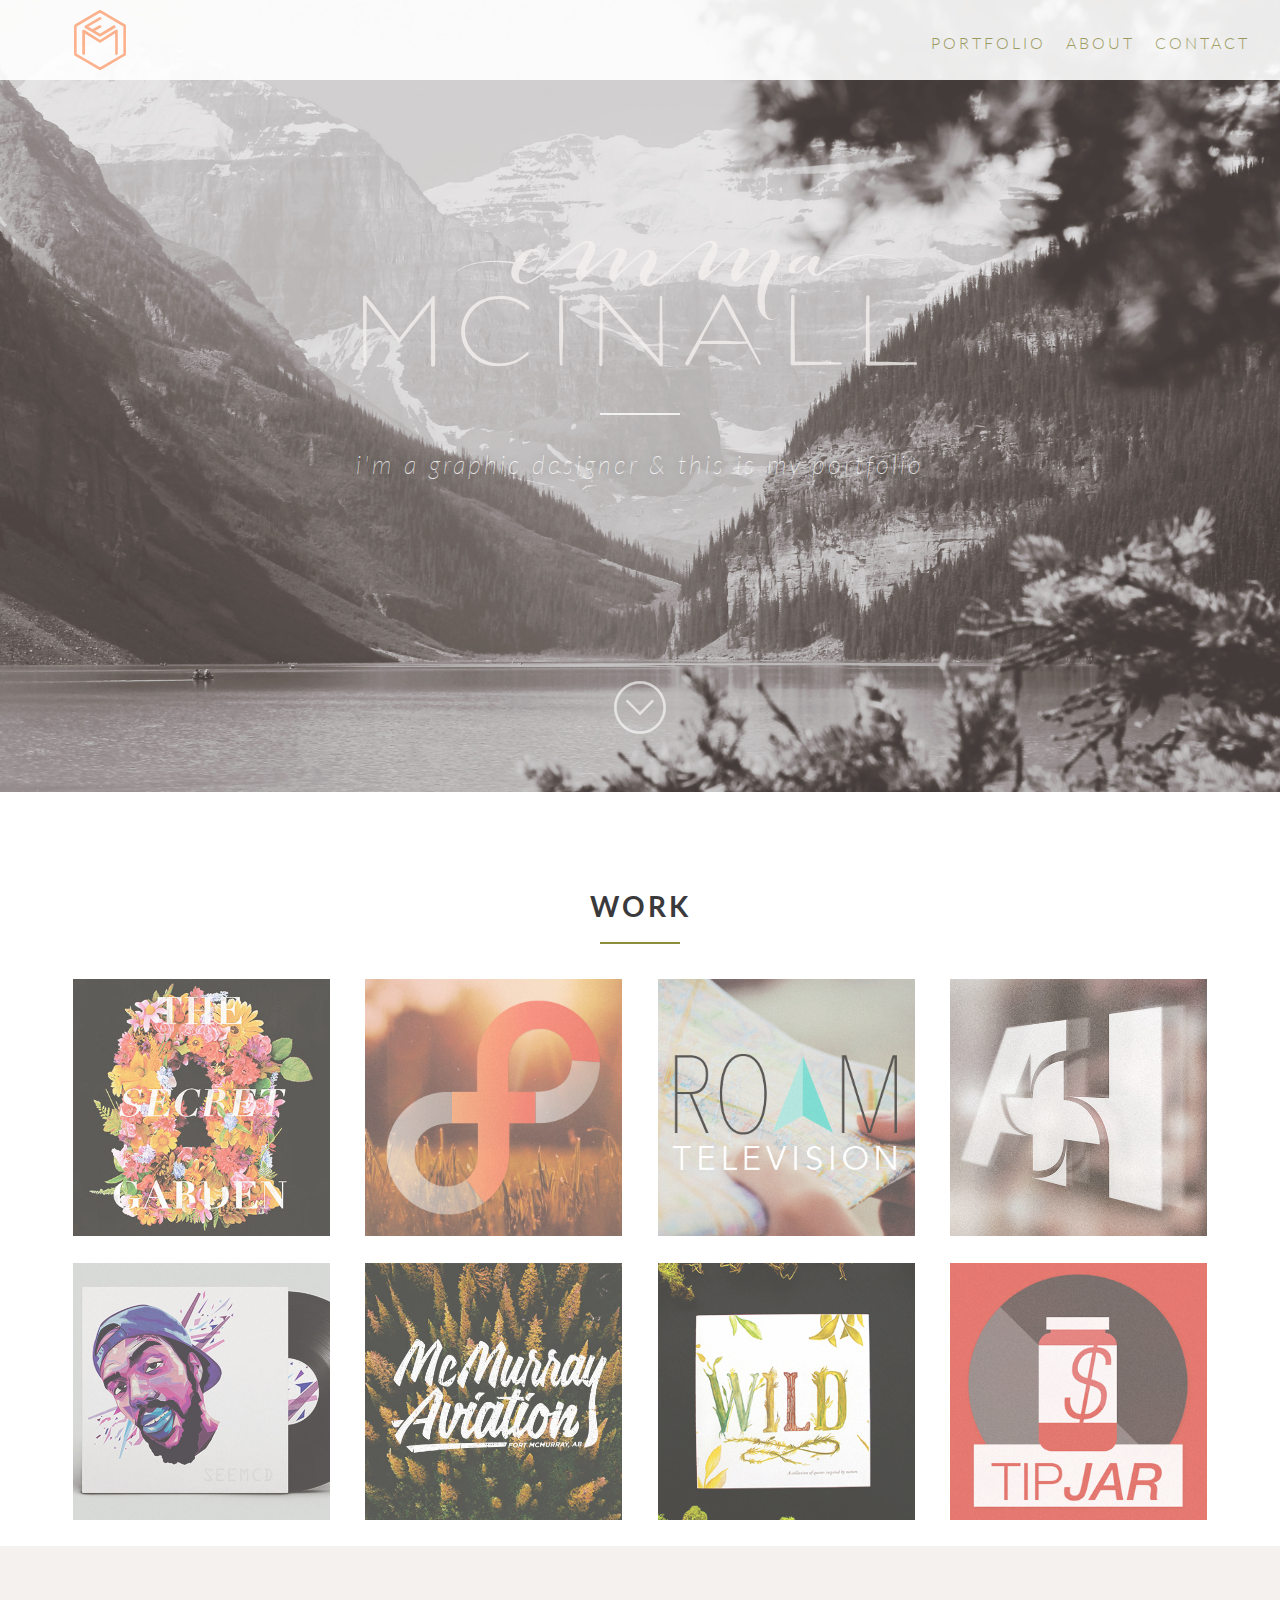
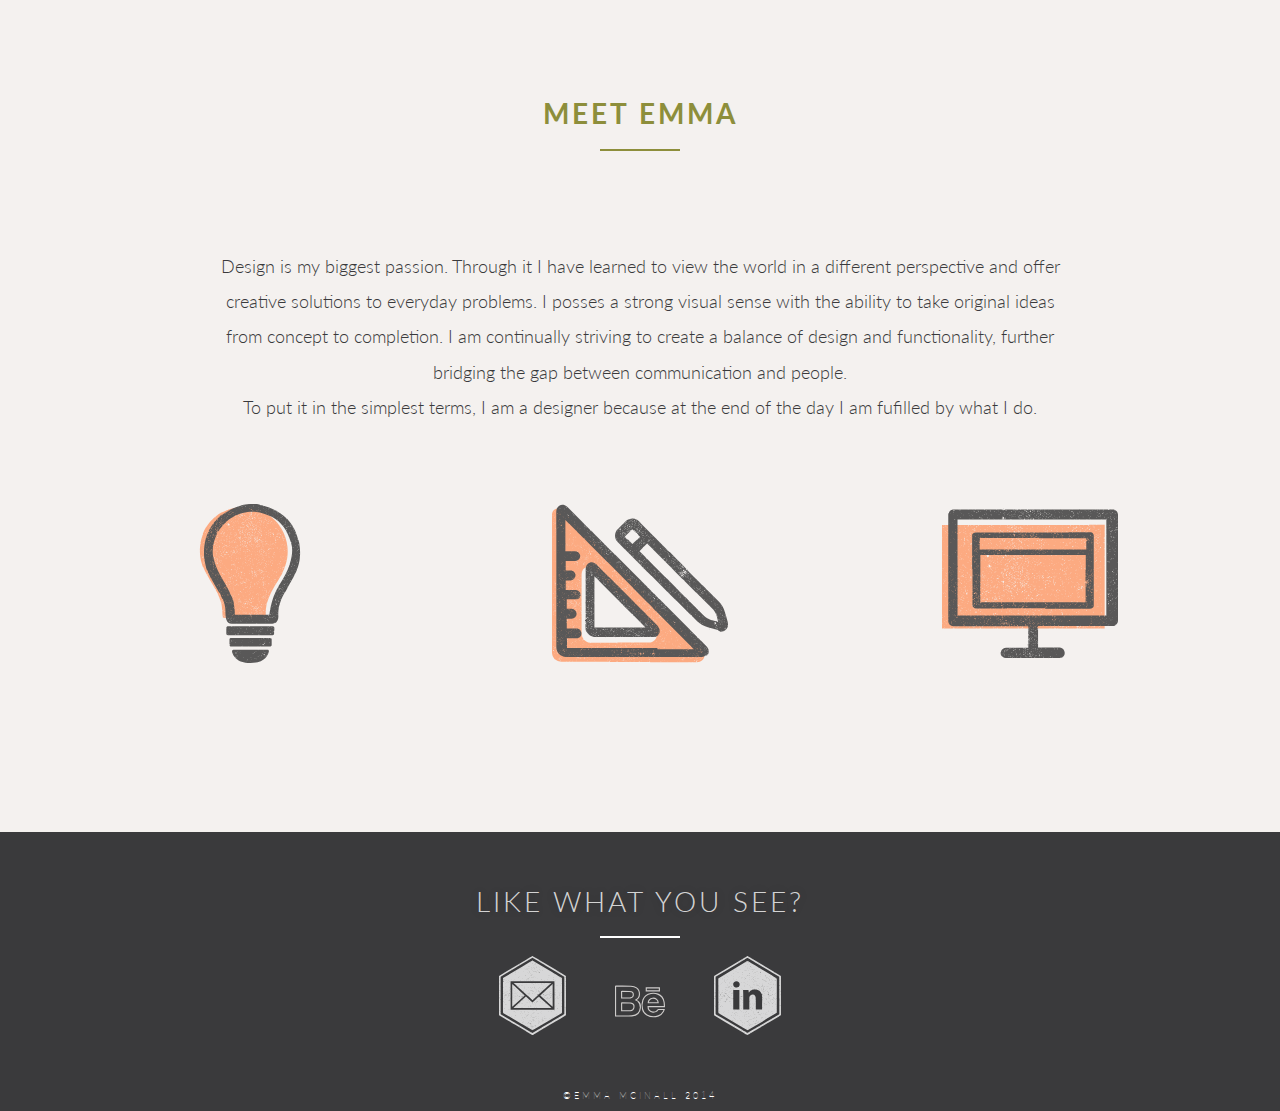
<file: index.html>
<!DOCTYPE html>
<html lang="en-ca">
<head>
	<meta charset="utf-8">
	<meta name="handheldfriendly" content="true">
  	<meta name="mobileoptimized" content="240">
 	<meta name="viewport" content="width=device-width,initial-scale=1">

	<title>Emma McInall · Graphic Design · Ottawa, Ontario, Canada</title>
	<!-- META DATA -->
	<meta name="description" content="Emma McInall Graphic Design">
	<meta name="keywords" content="Emma McInall, Graphic Designer in Ottawa Ontario">
	<meta name="author" content="Emma McInall">
	<meta name="copyright" content="Copyright 2014 Emma McInall">
	<meta name="ICBM" content="40.77914, -73.96277">
	<link rel="author" href="humans.txt">
	<meta property="og:type" content="article">
	<meta property="og:title" content="Emma McInall · Graphic Design · Ottawa, Ontario, Canada">
	<meta property="og:description" content="Emma McInall, Graphic Designer in Ottawa Ontario">
	<meta property="og:site_name" content="Emma McInall">
	<meta property="og:url" content="http://emmamcinall.ca">
	<!-- you can have 5 different images. If you do, Facebook will create an image layout -->
	<meta property="og:image" content="http://emmamcinall.ca/img/furever-thumbnail.jpg">
	<meta property="og:image" content="http://emmamcinall.ca/img/algonquinanimalhospital-thumbnail.jpg">
	<meta property="og:image" content="http://emmamcinall.ca/img/roamtelevision-thumbnail.jpg">
	<meta property="og:image" content="http://emmamcinall.ca/img/thesecretgarden-thumbnail.jpg">
	<!-- Twitter meta tages -->
	<meta name="twitter:card" content="gallery">
	<meta name="twitter:title" content="Emma McInall · Graphic Design · Ottawa, Ontario, Canada">
	<meta name="twitter:url" content="http://emmamcinall.ca">
	<meta name="twitter:description" content="Emma McInall, Graphic Designer in Ottawa Ontario">
	<meta name="twitter:image0" content="http://emmamcinall.ca/img/furever-thumbnail.jpg">
	<meta name="twitter:image1" content="http://emmamcinall.ca/img/algonquinanimalhospital-thumbnail.jpg">
	<meta name="twitter:image2" content="http://emmamcinall.ca/img/roamtelevision-thumbnail.jpg">
	<meta name="twitter:image3" content="http://emmamcinall.ca/img/thesecretgarden-thumbnail.jpg">
	<!-- STYLESHEETS -->
	<link href="css/reset.css" rel="stylesheet">
	<link href="css/grid.css" rel="stylesheet">
	<link href="css/typography.css" rel="stylesheet">
	<link href="css/main.css" rel="stylesheet">
	<link rel="stylesheet" href="flexslider/flexslider.css" type="text/css">
	<link href='http://fonts.googleapis.com/css?family=Lato:100,300,400,700,100italic,300italic,400italic,700italic' rel='stylesheet' type='text/css'>
</head>
	<body id="top">
		<!-- HEADER -->
		<header>

			<a href="#top" id="logo"></a>

			<nav class="milli">
				<a href="#" id="menu-icon"></a>

				<ul>
					<li><a href="#work" class="smoothScroll">PORTFOLIO</a></li>
					<li><a href="#about" class="smoothScroll">ABOUT</a></li>
					<li><a href="#footer" class="smoothScroll">CONTACT</a></li>

				</ul>
			</nav>
		</header>
		<!-- END - HEADER -->

		<!-- INTRO (PARALLAX) -->
		<section class="intro" id="intro">
		    <section class="module parallax parallax-1">
			  <div class="container">
			    <img class="img-flex" src="img/parallax-logo.svg" alt="Emma McInall Logo">
			    <span class="intro-border"></span>
			    <h3>i'm a graphic designer & this is my portfolio</h3>
			    <a href="#work" class="arrow smoothScroll">
			    	<img src="img/arrow.svg" alt="down arrow">
			    </a>
			  </div>
			</section>
		</section>
		<!-- END - INTRO -->

		<!-- WORK SECTION -->
		<section class="work" id="work">
			<h2 class="work-title">WORK</h2>
			<span class="work-border"></span>

			<!-- WORK THUMBNAILS-->
				<div class="work-grid" id="portfolio">
					<div class="unit unit-s-1-2 unit-m-1-2 unit-l-1-4 gutter">
						<a href="#portfolio1" class="smoothScroll">
							<figure class="graphic">
								<img class="img-flex" src="img/thesecretgarden-thumbnail.jpg" alt="The Secret Garden Movie Poster">
								<figcaption>The Secret Garden</figcaption>
							</figure>
						</a>
					</div>

					<div class="unit unit-s-1-2 unit-m-1-2 unit-l-1-4 gutter">
						<a href="#portfolio2" class="smoothScroll">
							<figure class="graphic">
								<img class="portfolio-img" src="img/furever-thumbnail.jpg" alt="Furevr iOS App">
								<figcaption>Furevr</figcaption>
							</figure>
						</a>
					</div>

					<div class="unit unit-s-1-2 unit-m-1-2 unit-l-1-4 gutter">
						<a href="#portfolio3" class="smoothScroll">
							<figure class="graphic">
								<img class="portfolio-img" src="img/roamtelevision-thumbnail.jpg" alt="Roam Television Broadcast Package">
								<figcaption>Roam TV</figcaption>
							</figure>
						</a>
					</div>

					<div class="unit unit-s-1-2 unit-m-1-2 unit-l-1-4 gutter">
						<a href="#portfolio4" class="smoothScroll">
							<figure class="graphic">
								<img class="portfolio-img" src="img/algonquinanimalhospital-thumbnail.jpg" alt="Algonquin Animal Hospital Logo">
								<figcaption>Algonquin Vet</figcaption>
							</figure>
						</a>
					</div>

					<div class="unit unit-s-1-2 unit-m-1-2 unit-l-1-4 gutter">
						<a href="#portfolio5" class="smoothScroll">
							<figure class="graphic">
								<img class="portfolio-img" src="img/artiststudy-thumbnail.jpg" alt="Artist Study Illustration">
								<figcaption>Artist Study</figcaption>
							</figure>
						</a>
					</div>

					<div class="unit unit-s-1-2 unit-m-1-2 unit-l-1-4 gutter">
						<a href="#portfolio6" class="smoothScroll">
							<figure class="graphic">
								<img class="portfolio-img" src="img/mcmurrayaviation-thumbnail.jpg" alt="McMurray Aviation Logo">
								<figcaption>McMurray Aviation</figcaption>
							</figure>
						</a>
					</div>

					<div class="unit unit-s-1-2 unit-m-1-2 unit-l-1-4 gutter">
						<a href="#portfolio7" class="smoothScroll">
							<figure class="graphic">
								<img class="portfolio-img" src="img/wild-thumbnail.jpg" alt="Wild Quote Book">
								<figcaption>Wild</figcaption>
							</figure>
						</a>
					</div>

					<div class="unit unit-s-1-2 unit-m-1-2 unit-l-1-4 gutter">
						<a href="#portfolio8" class="smoothScroll">
							<figure class="graphic">
								<img class="portfolio-img" src="img/tipjar-thumbnail.jpg" alt="Tip Jar iOS App">
								<figcaption>TipJar</figcaption>
							</figure>
						</a>
					</div>
				</div>
			</section>
			<!-- END - WORK THUMBNAILS -->

			<!--  WORK DETAILS-->
				<div class="portfolio-wrapper" id="portfolio1" data-state="close">
						<div class="slider-wrap">
							<div class="flexslider">
							  <ul class="slides">
								<li>
									<img src="img/work-img/thesecretgarden-slide1.jpg" alt="The Secret Garden Movie Poster">
								</li>
								<li>
									<img src="img/work-img/thesecretgarden-slide2.jpg" alt="The Secret Garden Movie Poster">
								</li>
								<li>
									<img src="img/work-img/thesecretgarden-slide3.jpg" alt="The Secret Garden Movie Poster">
								</li>
								<li>
									<img src="img/work-img/thesecretgarden-slide4.jpg" alt="The Secret Garden Movie Poster">
								</li>
							  </ul>
							</div>
						</div>
					<div class="portfolio-description">
						<h2 class="portfolio-title">The Secret Garden</h2>
						<p>The goal of this poster was to choose a film and strip down the over arching concept, creating a movie poster using a minimalist approach. I wanted to step away from the computer and build the poster by hand. Using florists' foam, I layered flowers to create the desired texture.</p>
						<a href="#work" class="close smoothScroll">
					    	<img src="img/btn-close.svg" alt="close">
					    </a>
					</div>
				</div>

				<div class="portfolio-wrapper" id="portfolio2" data-state="close">
						<div class="slider-wrap">
							<div class="flexslider">
							  <ul class="slides">
								<li>
									<img src="img/work-img/furevr-slide1.jpg" alt="Furevr iOS App">
								</li>
								<li>
									<img src="img/work-img/furevr-slide2.jpg" alt="Furevr iOS App">
								</li>
								<li>
									<img src="img/work-img/furevr-slide3.jpg" alt="Furevr iOS App">
								</li>
								<li>
									<img src="img/work-img/furevr-slide4.jpg" alt="Furevr iOS App">
								</li>
								<li>
									<img src="img/work-img/furevr-slide5.jpg" alt="Furevr iOS App">
								</li>
								<li>
									<img src="img/work-img/furevr-slide6.jpg" alt="Furevr iOS App">
								</li>
							  </ul>
							</div>
						</div>
					<div class="portfolio-description">
						<h2 class="portfolio-title">Furevr</h2>
						<p>Furvr connects local rescue animals with loving forever homes. It is an animal rescue network that allows the user to browse adoptable pets and search based on their location, breed or age and view the profiles of animals in need of homes. Swipe through photos, favourite pets for later viewing, donate to local shelters, or share pets on social media to increase they’re chance of adoption. Furvr unites families with pets that compliment their lifestyles, allowing for maximum compatibility. Are you ready to meet your new best friend? </p>
					</div>
					<a href="#work" class="close smoothScroll">
					    	<img src="img/btn-close.svg" alt="close">
					 </a>
				</div>

				<div class="portfolio-wrapper" id="portfolio3" data-state="close">
						<div class="slider-wrap">
							<div class="flexslider">
							  <ul class="slides">
								<li>
									<img src="img/work-img/roamtv-slide1.jpg" alt="Roam Broadcast Package">
								</li>
								<li>
									<img src="img/work-img/roamtv-slide2.jpg" alt="Roam Broadcast Package">
								</li>
								<li>
									<img src="img/work-img/roamtv-slide3.jpg" alt="Roam Broadcast Package">
								</li>
								<li>
									<style>.embed-container { position: relative; padding-bottom: 100%; height: 0; overflow: hidden; max-width: 100%; height: auto; } .embed-container iframe, .embed-container object, .embed-container embed { position: absolute; top: 0; left: 0; width: 100%; height: 100%; }</style><div class='embed-container'><iframe src='https://player.vimeo.com/video/113874215' frameborder='0' webkitAllowFullScreen mozallowfullscreen allowFullScreen></iframe></div>
								</li>
							  </ul>
							</div>
						</div>
					<div class="portfolio-description">
						<h2 class="portfolio-title">Roam TV</h2>
						<a href="http://vimeo.com/emmamcinall/broadcastpackage" class="vimeo-link">
					    	<p>view the full video here.</p>
					    </a>
						<p>Every channel that goes on the air needs its own identity. That Identity needs to be brought through in each of the design elements pertaining to the channel. This broadcast package was created for a fictional Travel & Adventure Channel. </p>
						<p class="copyright">All footage belongs to: © 2014 GoPro, Inc. All Rights Reserved.</p>
					</div>
					<a href="#work" class="close smoothScroll">
					    	<img src="img/btn-close.svg" alt="close">
					    </a>
				</div>

				<div class="portfolio-wrapper" id="portfolio4" data-state="close">
						<div class="slider-wrap">
							<div class="flexslider">
							  <ul class="slides">
								<li>
									<img src="img/work-img/algonquinanimalhospital-slide1.jpg" alt="Algonquin Animal Hospital Logo">
								</li>
								<li>
									<img src="img/work-img/algonquinanimalhospital-slide2.jpg" alt="Algonquin Animal Hospital Logo">
								</li>
								<li>
									<img src="img/work-img/algonquinanimalhospital-slide3.jpg" alt="Algonquin Animal Hospital Logo">
								</li>
								<li>
									<img src="img/work-img/algonquinanimalhospital-slide4.jpg" alt="Algonquin Animal Hospital Logo">
								</li>
							  </ul>
							</div>
						</div>
					<div class="portfolio-description">
						<h2 class="portfolio-title">Algonquin Animal Hospital</h2>
						<p>My objective for this rebrand was to refresh the current logo, and introduce a modern, appropriate logo which accurately represents the hard work and professionalism of the Algonquin Animal Hospital.</p>
					</div>
					<a href="#work" class="close smoothScroll">
					    	<img src="img/btn-close.svg" alt="close">
					    </a>
				</div>


				<div class="portfolio-wrapper" id="portfolio5" data-state="close">
						<div class="slider-wrap">
							<div class="flexslider">
							  <ul class="slides">
								<li>
									<img src="img/work-img/artiststudy-slide1.jpg" alt="An illustration in the style of Mink Couteaux">
								</li>
								<li>
									<img src="img/work-img/artiststudy-slide2.jpg" alt="An illustration in the style of Mink Couteaux">
								</li>
								<li>
									<img src="img/work-img/artiststudy-slide3.jpg" alt="An illustration in the style of Mink Couteaux">
								</li>
								<li>
									<img src="img/work-img/artiststudy-slide4.jpg" alt="An illustration in the style of Mink Couteaux">
								</li>
							  </ul>
							</div>
						</div>
					<div class="portfolio-description">
						<h2 class="portfolio-title">Artist's Study: Mink Couteaux</h2>
						<p>The goal of this assignment was to conduct an Artist's Study of an Illustrator of our choosing.
						I was inspired by Netherlands Illustrator Mink Couteaux, and used his technique to produce a portrait of rapper C McD.</p>
					</div>
					<a href="#work" class="close smoothScroll">
					    	<img src="img/btn-close.svg" alt="close">
					    </a>
				</div>


				<div class="portfolio-wrapper" id="portfolio6" data-state="close">
						<div class="slider-wrap">
							<div class="flexslider">
							  <ul class="slides">
								<li>
									<img src="img/work-img/mcmurrayaviation-slide1.jpg" alt="McMurray Aviation Logo">
								</li>
								<li>
									<img src="img/work-img/mcmurrayaviation-slide3.jpg" alt="McMurray Aviation Sketchs">
								</li>
								<li>
									<img src="img/work-img/mcmurrayaviation-slide2.jpg" alt="McMurray Aviation Stationary">
								</li>
								<li>
									<img src="img/work-img/mcmurrayaviation-slide4.jpg" alt="McMurray Aviation Mobile">
								</li>
								<li>
									<img src="img/work-img/mcmurrayaviation-slide5.jpg" alt="A cuddly kitty">
								</li>
								<li>
									<img src="img/work-img/mcmurrayaviation-slide6.jpg" alt="A cuddly kitty">
								</li>
							  </ul>
							</div>
						</div>
					<div class="portfolio-description">
						<h2 class="portfolio-title">McMurray Aviation</h2>
						<p>McMurray Aviation specializies in charter flights to remote fishing and hunting camps, and transport goods to local native reserves. When creating the look and feel for McMurray Aviation, I wanted to reflect the ruggedness of their location and appeal to the target demographic. The overall look of the logo was greatly influenced by vintage badge design, and the boreal forest where the company is located. My goal was to design a logo the embodied the personality of both McMurray Aviation and the town of Fort McMurray itself. </p>
					</div>
					<a href="#work" class="close smoothScroll">
					    	<img src="img/btn-close.svg" alt="close">
					    </a>
				</div>


				<div class="portfolio-wrapper" id="portfolio7" data-state="close">
						<div class="slider-wrap">
							<div class="flexslider">
							  <ul class="slides">
								<li>
									<img src="img/work-img/wild-slide1.jpg" alt="Wild:A Collection of Quotes inspired by Nature">
								</li>
								<li>
									<img src="img/work-img/wild-slide2.jpg" alt="Wild:A Collection of Quotes inspired by Nature">
								</li>
								<li>
									<img src="img/work-img/wild-slide3.jpg" alt="Wild:A Collection of Quotes inspired by Nature">
								</li>
								<li>
									<img src="img/work-img/wild-slide4.jpg" alt="Wild:A Collection of Quotes inspired by Nature">
								</li>
								<li>
									<img src="img/work-img/wild-slide5.jpg" alt="Wild:A Collection of Quotes inspired by Nature">
								</li>
								<li>
									<img src="img/work-img/wild-slide6.jpg" alt="Wild:A Collection of Quotes inspired by Nature">
								</li>	
								<li>
									<img src="img/work-img/wild-slide7.jpg" alt="Wild:A Collection of Quotes inspired by Nature">
								</li>															
							  </ul>
							</div>
						</div>
					<div class="portfolio-description">
						<h2 class="portfolio-title">Wild</h2>
						<p>This booklet contains quotes from a variety of nature enthusiasts, including John Muir and Henry David Thoreau. I found these quotes to be very inspiring and so I wanted to create a booklet which could bring these quotes to life, and visually communicate nature's beauty. Every quote was hand painted using watercolours, they were then scanned and touched up in Photoshop. I printed and bound the booklet myself. 
					</div>
					<a href="#work" class="close smoothScroll">
					    	<img src="img/btn-close.svg" alt="close">
					    </a>
				</div>


				<div class="portfolio-wrapper" id="portfolio8" data-state="close">
						<div class="slider-wrap">
							<div class="flexslider">
							  <ul class="slides">
								<li>
									<img src="img/work-img/tipjar-slide1.jpg" alt="TipJar iOS App">
								</li>
								<li>
									<img src="img/work-img/tipjar-slide2.jpg" alt="TipJar iOS App">
								</li>
								<li>
									<img src="img/work-img/tipjar-slide3.jpg" alt="TipJar iOS App">
								</li>
								<li>
									<img src="img/work-img/tipjar-slide4.jpg" alt="TipJar iOS App">
								</li>
							  </ul>
							</div>
						</div>
					<div class="portfolio-description">
						<h2 class="portfolio-title">TipJar</h2>
						<p>TipJar, an app for iOS, introduces a simple system that complies three different ratings to compile an appropriate tip, taking into account sales tax, service and quality. This app is very simple, using an easy rating system to collect the data needed for calculation. It can also be used for other services, such as a salon or taxi driver. Never second-guess your tip again!</p>
					</div>
					<a href="#work" class="close smoothScroll">
					    	<img src="img/btn-close.svg" alt="close">
					    </a>
				</div>

			<!-- END - WORK DETAILS -->
	
		<!-- END - WORK SECTION -->

		<!-- ABOUT -->
		<section class="about" id="about">
			<!-- <div class="picture">
			    	<img src="img/meet-emma.png" alt="Hello I am Emma">
			</div> -->

		    <section class="module parallax parallax-2">
			  <div class="container">
			  	<h2 class="about-title">MEET EMMA</h2>
			  	<span class="about-border"></span>
			  </div>
			</section>
			    <div class="meet-emma">
			    	<p>Design is my biggest passion. Through it I have learned to view the world in a different perspective and offer creative solutions to everyday problems. I posses a strong visual sense with the ability to take original ideas from concept to completion. I am continually striving to create a balance of design and functionality, further bridging the gap between communication and people.
			    		<br> To put it in the simplest terms, I am a designer because at the end of the day I am fufilled by what I do.</p>
			    </div>

				<!-- SERVICES SECTION -->
		<section class="services" id="services">
			  <div class="services-container">
			    	<div class="services-icons grid">
			    		<div class="unit unit-s-1-1 unit-m-1 unit-l-1-3 gutter-right">
			    			<figure class="icons">
				    			<a class="branding" href="#">
								    <img src="img/icon-branding-identity.svg" alt="Branding and Identity">
								    <img src="img/icon-branding-identity2.svg" alt="Branding and Identity Hover">
								</a>
			    			<figcaption><h6>BRANDING + IDENTITY</h6>
			    			<span class="icons-border-branding"></span>
			    			A strong, recognizable brand is the key to success for any business.</figcaption>
			    			</figure>
			    		</div>
			    		<div class="unit unit-s-1-1 unit-m-1 unit-l-1-3 gutter-left gutter-right">
			    			<figure class="icons">
			    				<a class="design" href="#">
								    <img src="img/icon-design.svg" alt="Graphic Design">
								    <img src="img/icon-design2.svg" alt="Graphic Design Hover">
								</a>
			    			<figcaption><h6>GRAPHIC DESIGN</h6>
			    			<span class="icons-border-design"></span>
			    			I use the latest technology to visually communicate your message effectively and attractively.</figcaption>
			    			</figure>
			    		</div>
			    		<div class="unit unit-s-1-1 unit-m-1 unit-l-1-3 gutter-left">
			    			<figure class="icons">
			    			<a class="development" href="#">
								    <img src="img/icon-creative-development.svg" alt="Creative Development">
								    <img src="img/icon-creative-development2.svg" alt="Creative Development Hover">
								</a>
			    			<figcaption><h6>CREATIVE DEVELOPMENT</h6>
			    			<span class="icons-border-development"></span>
			    			I create user-friendly web pages using responsive website design to create an experience. </figcaption>
			    			</figure>

			    		</div>
			    	</div>
			  </div>
		</section>
		<!-- END - SERVICES SECTION -->
	</section>
	<!-- END - ABOUT -->

		<!-- FOOTER -->
		<section class="footer" id="footer">
				 <h2 class="footer-title">LIKE WHAT YOU SEE?</h2>
				    <span class="footer-border"></span>
				    <ul class="social-links">  
						<li>
							<a href="mailto: hello@emmamcinall.ca">
	  						<a class="mail" href="#">
								    <img src="img/icon-email.svg" alt="Email Emma">
								    <img src="img/icon-email2.svg" alt="Email Emma Hover">
								</a>
							</a>
						</li>

						<li>
							<a href="http://behance.net/emmaleemcinall">
	  						<a class="behance" href="#">
								    <img src="img/icon-behance.svg" alt="Follow Emma on Behance">
								    <img src="img/icon-behance2.svg" alt="Follow Emma on Behance Hover">
							</a>
							</a>
						</li>

						<li>
							<a href="ca.linkedin.com/in/emmamcinall/">
							<a class="linkedin" href="#">
								    <img src="img/icon-linkedin.svg" alt="Connect with Emma on Linked In">
								    <img src="img/icon-linkedin2.svg" alt="Connect with Emma on Linked In Hover">
							</a>
							</a>
						</li>
					</ul>
				<p class="copyright">©EMMA MCINALL 2014</p>
		</section>
		<!-- END - FOOTER -->

		<!-- Import jQuery library -->
		<script src="https://ajax.googleapis.com/ajax/libs/jquery/2.1.1/jquery.min.js"></script>
		<!-- Import jQuery Flexslider plugin -->
		<script src="flexslider/jquery.flexslider-min.js"></script>
		<!-- Fire the plugin -->
		<script type="text/javascript" charset="utf-8">
		  $(window).load(function() {
			$('.flexslider').flexslider({
				animation: "slide",  
				});
		  });
		</script>

		<script src="js/main.js"></script>
		<script type="text/javascript" src="js/smoothscroll.js">

		<script>
  (function(i,s,o,g,r,a,m){i['GoogleAnalyticsObject']=r;i[r]=i[r]||function(){
  (i[r].q=i[r].q||[]).push(arguments)},i[r].l=1*new Date();a=s.createElement(o),
  m=s.getElementsByTagName(o)[0];a.async=1;a.src=g;m.parentNode.insertBefore(a,m)
  })(window,document,'script','//www.google-analytics.com/analytics.js','ga');

  ga('create', 'UA-59283102-1', 'auto');
  ga('send', 'pageview');

		</script>
	</body>
</html>
</file>
<file: css/grid.css>
/* GRIDIFIER */
.grid {
  margin: 0;
  padding: 0;
  letter-spacing: -0.31em;
  text-rendering: optimizespeed;
  display: -webkit-flex;
  -webkit-flex-flow: row wrap;
  display: -ms-flexbox;
  -ms-flex-flow: row wrap;
  display: flex;
  flex-flow: row wrap;
}

.grid-bottom {
  -webkit-align-items: flex-end;
  -ms-align-items: flex-end;
  align-items: flex-end;
}

.grid-middle {
  -webkit-align-items: center;
  -ms-align-items: center;
  align-items: center;
}

.grid-stretch {
  -webkit-align-items: stretch;
  -ms-align-items: stretch;
  align-items: stretch;
}

.opera-only :-o-prefocus, .grid {
  word-spacing: -0.43em;
}

.unit {
  letter-spacing: normal;
  text-rendering: auto;
  vertical-align: top;
  word-spacing: normal;
  display: inline-block;
  visibility: visible;
  float: left;
}

.grid-bottom .unit {
  vertical-align: bottom;
}

.grid-middle .unit {
  vertical-align: middle;
}

.unit[class*="push-"],
.unit[class*="pull-"] {
  position: relative;
}

.unit-s-hidden {
  display: none;
  visibility: hidden;
}

.unit-s-centered {
  margin: 0 auto;
}

.unit-s-1, .s-1 {
  display: block;
  visibility: visible;
  width: 100%;
}

.unit-s-1-2, .s-1-2 {
  width: 50.0000%;
}

.unit-s-1-3, .s-1-3 {
  width: 33.3333%;
}

.unit-s-2-3, .s-2-3 {
  width: 66.6667%;
}

.unit-s-1-2,.s-1-2,.unit-s-1-3,.s-1-3,.unit-s-2-3,.s-2-3 {
  display: inline-block;
  visibility: visible;
}

@media only screen and (min-width: 38em) {

.unit-m-hidden {
  display: none;
  visibility: hidden;
}

.unit-m-centered {
  margin: 0 auto;
}

.unit-m-1, .m-1 {
  display: block;
  visibility: visible;
  width: 100%;
}

.unit-m-1-2, .m-1-2 {
  width: 50.0000%;
}

.unit-m-1-3, .m-1-3 {
  width: 33.3333%;
}

.unit-m-2-3, .m-2-3 {
  width: 66.6667%;
}

.unit-m-1-2,.m-1-2,.unit-m-1-3,.m-1-3,.unit-m-2-3,.m-2-3 {
  display: inline-block;
  visibility: visible;
}

}

@media only screen and (min-width: 60em) {

.unit-l-hidden {
  display: none;
  visibility: hidden;
}

.unit-l-centered {
  margin: 0 auto;
}

.unit-l-1, .l-1 {
  display: block;
  visibility: visible;
  width: 100%;
}

.unit-l-1-2, .l-1-2 {
  width: 50.0000%;
}

.unit-l-1-3, .l-1-3 {
  width: 33.3333%;
}

.unit-l-2-3, .l-2-3 {
  width: 66.6667%;
}

.unit-l-1-4, .l-1-4 {
  width: 25.0000%;
}

.unit-l-3-4, .l-3-4 {
  width: 75.0000%;
}

.unit-l-1-2,.l-1-2,.unit-l-1-3,.l-1-3,.unit-l-2-3,.l-2-3,.unit-l-1-4,.l-1-4,.unit-l-3-4,.l-3-4 {
  display: inline-block;
  visibility: visible;
}

}

.unit-content-distribute {
  display: -ms-flexbox;
  display: -webkit-flex;
  display: flex;
  -ms-flex-direction: column;
  -webkit-flex-direction: column;
  flex-direction: column;
  -ms-flex-pack: justify;
  -webkit-justify-content: space-between;
  justify-content: space-between;
  -ms-flex-align: center;
  -webkit-align-items: center;
  align-items: center;
}

.content-fill {
  -ms-flex-grow: 2;
  -webkit-flex-grow: 2;
  flex-grow: 2;
}

.content-shrink {
  -ms-align-self: center;
  -webkit-align-self: center;
  align-self: center;
}

/* END - GRIDIFIER */
</file>
<file: css/typography.css>
/* TYPOGRAFIER */
html {
  font: normal 100%/1.5 'Lato', sans-serif;
}

@media only screen and (min-width: 60em) {

  html {
    font-size: 110%;
  }

}

@media only screen and (min-width: 90em) {

  html {
    font-size: 120%;
  }

}

@media only screen and (min-width: 120em) {

  html {
    font-size: 130%;
  }

}

h1, h2, h3, h4, h5, h6,
p, ul, ol, dl, dd, figure,
blockquote, details, hr,
fieldset, pre, table {
  margin: 0 0 1.5rem;
}

.yotta {
  font-size: 2.2807rem;
  line-height: 1.3154;
}

.zetta {
  font-size: 2.0273rem;
  line-height: 1.4798;
}

h1, .exa {
  font-family: 'Lato', sans-serif;
  font-weight: 700;
  font-size: 1.8020rem;
  line-height: 1.6648;
  letter-spacing: 3px;
}

h2, .peta {
  font-family: 'Lato', sans-serif;
  font-weight: 400;
  font-size: 1.6018rem;
  line-height: 1.8729;
  letter-spacing: 3px;
}

h3, .tera {
  font-family: 'Lato', sans-serif;
  font-weight: 400;
  font-size: 1.4238rem;
  line-height: 1.0535;
  letter-spacing: 3px;
}

h4, .giga {
  font-family: 'Lato', sans-serif;
  font-weight: 300;
  font-size: 1.2656rem;
  line-height: 1.1852;
}

h5, .mega {
  font-family: 'Lato', sans-serif;
  font-weight: 300;
  font-size: 1.1250rem;
  line-height: 1.3333;
}

h6, .kilo {
  font-family: 'Lato', sans-serif;
  font-weight: 300;
  font-size: 1.0000rem;
  line-height: 1.5000;
}

small, .milli {
  font-family: 'Lato', sans-serif;
  font-weight: 100;
  font-size: 0.8889rem;
  line-height: 1.6875;
}

.micro {
  font-size: 0.7901rem;
  line-height: 1.8984;
}

sub,
sup {
  font-size: 75%;
  line-height: 1px;
  position: relative;
  vertical-align: baseline;
}

sup {
  top: -0.5em;
}

sub {
  bottom: -0.25em;
}

.text-left {
  text-align: left;
}

.text-right {
  text-align: right;
}

.text-center {
  text-align: center;
}

.normal {
  font-weight: normal;
}

.bold {
  font-weight: bold;
}

.italic {
  font-style: italic;
}

.push {
  margin-bottom: 1.5rem;
}

.push-none, .push-0 {
  margin-bottom: 0;
}

.push-double, .push-2 {
  margin-bottom: 3.0000rem;
}

.push-half, .push-1-2 {
  margin-bottom: 0.7500rem;
}

.push-quarter, .push-1-4 {
  margin-bottom: 0.3750rem;
}

.pad-top, .pad-t {
  padding-top: 1.5rem;
}

.pad-bottom, .pad-b {
  padding-bottom: 1.5rem;
}

.pad-top-double, .pad-t-2 {
  padding-top: 3.0000rem;
}

.pad-bottom-double, .pad-b-2 {
  padding-bottom: 3.0000rem;
}

.pad-top-half, .pad-t-1-2 {
  padding-top: 0.7500rem;
}

.pad-bottom-half, .pad-b-1-2 {
  padding-bottom: 0.7500rem;
}

.pad-top-quarter, .pad-t-1-4 {
  padding-top: 0.3750rem;
}

.pad-bottom-quarter, .pad-b-1-4 {
  padding-bottom: 0.3750rem;
}

.island {
  padding: 1.5rem;
}

.island-double, .island-2 {
  padding: 3.0000rem;
}

.island-half, .island-1-2 {
  padding: 0.7500rem;
}

.island-quarter, .island-1-4 {
  padding: 0.3750rem;
}

.gutter {
  padding-left: 1rem;
  padding-right: 1rem;
}

.gutter-double, .gutter-2 {
  padding-left: 2.0000rem;
  padding-right: 2.0000rem;
}

.gutter-half, .gutter-1-2 {
  padding-left: 0.5000rem;
  padding-right: 0.5000rem;
}

.gutter-quarter, .gutter-1-4 {
  padding-left: 0.2500rem;
  padding-right: 0.2500rem;
}
/* END - TYPOGRAFIER */
</file>
<file: css/main.css>
/* CSS Document */
/* 
h1: Lato Bold 700;
h2: Lato Normal 400;
p: Lato Light 300;
#F5F5F5 / rgb(245,245,245) - Light Gray
#333333 / rgb(51,51,51) - Dark Gray
#ED4223 / rgb(237,66,35) - Accent Orange
*/
@charset "UTF-8";
/* Responsive Setup 

@-moz-viewport { width: device-width; scale: 1;}
@-ms-viewport { width: device-width; scale: 1;}
@-webkit-viewport { width: device-width; scale: 1;}
@-o-viewport { width: device-width; scale: 1;}
@viewport { width: device-width; scale: 1;}
*/

/* COMMON */
html {
  -moz-text-size-adjust: 100%;
  -ms-text-size-adjust: 100%;
  -webkit-text-size-adjust: 100%;
  -o-text-size-adjust: 100%;
  text-size-adjust: 100%;
  margin: 0;
  padding: 0;
}

img{ 
  width: 100%;
}

/* END - COMMON */

/* HEADER */

  /* NAVIGATION */
a {
  font-family: 'Lato', sans-serif;
  font-weight: 300;
  color: #8d8e3b;
  letter-spacing: 3px;
  opacity: 0.8;
  text-decoration: none;

}

a:hover {
  opacity: 1;
}

img {

  width: 100%;

}

header {
  background: #FFF;
  opacity: 0.9 ;
  width: 100%;
  height: 80px;
  position: fixed;
  top: 0;
  left: 0;
  z-index: 100;
}

#logo{
  margin: 10px;
  float: left;
  width: 180px;
  height: 60px;
  background: url(../img/header-logo.svg) no-repeat center;
  display: block;

}

nav {
  float: right;
  padding: 20px;  
  
}

#menu-icon {
  display: hidden;
  width: 50px;
  height: 50px;
  opacity: 0.9;
  background: url(../img/menu-icon.svg) no-repeat center;

}

a:hover#menu-icon {

  opacity: 1;
  border-radius: 4px 4px 0 0;

}

ul {

  list-style: none;

}
nav li {

  display: inline-block;
  float: left;
  padding: 10px

}

.current {

  color: #222;

}
/*MEDIA QUERY*/
@media only screen and (max-width : 38em) {

header {
  position: absolute;

  }

#logo{
  display: none;
  }

  #menu-icon {
    display:inline-block;
  }

  nav ul, nav:active ul { 

    display: none;
    background-color: rgba(255, 255, 255, .9);
    position: absolute;
    padding: 20px;
    right: 30px;
    top: 76px;
    width: 50%;
    border-radius: 4px 0 4px 4px;

  }

  nav li {

    text-align: center;
    width: 100%;
    padding: 10px 0;
    margin: 0;

  }

  nav:hover ul {

    display: block;

  }

   .arrow img{
      max-width: 5em;
    }
}
  /* END - NAVIGATION */

  /* INTRO PARALLAX */

 .container {
  display: block;
  width: 100%;
  max-width: 960px;
  margin-left: auto;
  margin-right: auto;
  padding-top: 8em;
}

 .container img{
  display: block;
  opacity: 0.8;
  width: 100%;
  padding-top: 4em;
  max-width: 600px;
  margin-left: auto;
  margin-right: auto;
}

 .arrow img{
  display: block;
  max-width: 3em;
  margin: 2em;
  padding-top: 3em;
  opacity: 0.8;
}

.arrow img.hover {
  opacity: 1;
}

  /* PARALLAX */
section.module.content {
  padding: 40px 0;
}
section.module.parallax-1 {
  height: 792px;
  background-position: 50% 50%;
  background-repeat: no-repeat;
  background-attachment: fixed;
  background-size: cover;
}

section.module.parallax-2 {
  height: 250px;
  background-position: 50% 50%;
  background-repeat: no-repeat;
  background-attachment: fixed;
  background-size: cover;
}

section.module.parallax img {
  display: block;
  margin: 0 auto; 
}

section.module.parallax h1 {
  color: rgba(255, 255, 255, 0.8);
  font-weight: 700;
  letter-spacing: 3px;
  text-align: center;
  text-shadow: 0 0 10px rgba(0, 0, 0, 0.2);
  margin-top: 5em;
}

section.module.parallax h3 {
  color: rgba(255, 255, 255, 0.8);
  font-weight: 200;
  font-style: italic;
  text-align: center;
  text-shadow: 0 0 10px rgba(0, 0, 0, 0.2);
  padding-bottom: 5em;
}

section.module.parallax-1 {
  background-image: url("../img/header-parallax.jpg");
}

section.module.parallax-2 {
  background-image: url("../img/about-parallax.jpg");
}

.intro-border{
  display: block;
  width: 80px;
  height: 2px;
  background: rgba(255, 255, 255, 0.8);
  margin: 0 auto;
  margin-top: 1em;
  margin-bottom: 2em;
}

@media only screen and (max-width : 38em) {
  section.module.parallax-1 {
  background-image: url("../img/mobile-header.jpg");
  }
}
  /* END - PARALLAX */

/* END - HEADER */

/* WORK */
.work{
  width: 100%;
  overflow: hidden;
  display: block;
}

.work-title{
  font-weight: 700;
  letter-spacing: 3px;
  text-align: center;
  color: #3a3a3c;
  text-transform: uppercase;
  margin-top: 3.125em;
}

.work-border{
  display: block;
  width: 80px;
  height: 2px;
  background: #8d8e3b;
  margin: 0 auto;
  margin-top: -1rem;
  margin-bottom: 2em;
}

  /*  WORK GRID */
  .work-grid{
    padding-left: 1em;
    padding-right: 1em;
    width: 100%;
    min-height: 500px;
  }

@media only screen and (min-width : 38em) {
  .work-grid{
    padding-left: 3.125em;
    padding-right: 3.125em;
  }
}
  .graphic{
    position: relative;
    overflow: hidden;
  }

  .graphic figcaption{
    width: 100%;
    position: absolute;
    bottom: -5em;
    background-color: #3a3a3c;
    color: #FFFFFF;
    height: auto;
    font-weight: 300;
    padding: 10px;
    text-align: center;
    text-transform: uppercase;
    line-height: 1.5em;
      transition: all 250ms linear;
  }

  .graphic img{
    top:0;
    display: block;
    position: relative;
    transition: all 250ms linear;
  }

  .graphic:hover img{
    top: -1em;
  }

  .graphic:hover figcaption{
    bottom: 0;
  }

  @media only screen and (max-width : 38em) {
  .graphic figcaption{
    display: none;
  }
  .graphic:hover img{
    top: 0;
  }
}
  /*  END - WORK GRID */

  /* PORTFOLIO DETAILS */
  .portfolio-wrapper{
    display: none;
    width: 80%;
    margin: 0 auto;
    overflow: hidden;
    padding-bottom: 3.125em;
  }

  .portfolio-wrapper[data-state="open"]{
    display:block;
  }

  .portfolio-description{
    width: 75%;
    text-align: center;
    margin-right: auto;
    margin-left: auto;
    height: auto;
  }

  .portfolio-title{
    font-weight: 400;
    letter-spacing: 3px;
    text-align: center;
    color: #3a3a3c;
    text-transform: uppercase;
  }

   .portfolio-description p{
    width: 100%;
    color: #3a3a3c;
    height: auto;
    font-weight: 300;
    line-height: 1.5em;
  }

   .close{
    display: block;
    margin-right: auto;
    margin-left: auto;
    width: 20px;
    opacity: 0.8;
  }

  .close img {
    width: 100%;
    display: block;
  }

  .close img.hover {
    opacity: 1;
  }

  .vimeo-link p{
    color: #ff9966;
  }
    /*  SLIDER */

      .slider-wrap {
        max-width: 500px;
        max-height: 600px;
        padding: 1em;
        margin: 0 auto;
      }

      .flexslider{
        display: block;
        border: none;
      }
    /*  END - SLIDER */

    /* MEDIA QUERIES */
    @media only screen and (max-width : 38em) {
        .portfolio-wrapper{
          width: 90%;
          float: none;
        }
      }

    /* END - MEDIA QUERIES */

  /* END - PORTFOLIO DETAILS */

/* END - WORK */



/* ABOUT */
.about{
  width: 100%;
  background-color:  #f4f1ef;
  min-height: 500px;
  display: block;
  padding-bottom: 7em;
}

.about-title{
  font-weight: 700;
  letter-spacing: 3px;
  text-align: center;
  color: #8d8e3b;
  text-transform: uppercase;
}

.about-border{
  display: block;
  width: 80px;
  height: 2px;
  background: #8d8e3b;
  margin: 0 auto;
  margin-top: -1rem;
  margin-bottom: 2em;
}


  .picture{
    display: block;
    max-width: 15%;
    margin-left: auto;
    margin-right: auto;
  }
  /* MEET EMMA */
  .meet-emma{
    display: block;
    margin-left: auto;
    margin-right: auto;
    width: 75%;
    padding: 2em;
    line-height: 2em;
    display: block;
  }

  .meet-emma p{
    text-align: center;
    color: #3a3a3c;
    padding: 1em;
    font-weight: 300;
  }

      @media only screen and (max-width : 38em) {
      .meet-emma{
        width: 100%;
        padding: 5px;
      }

      .picture{
        max-width: 33%;
        margin-left: auto;
        margin-right: auto;
      }
  }
  /* END - MEET EMMA */
  /* SERVICES */
.services{
  width: 100%;
  display: block;
}

  /* ICONS */
  .icons{
    position: relative;
  }

  .icons-border-branding{
    display: block;
    width: 80px;
    height: 2px;
    background: #8d8e3b;
    opacity: 0.8;
    margin: 0 auto;
    margin-top: 15px;
    margin-bottom: 15px;
  }

    .icons-border-design{
    display: block;
    width: 80px;
    height: 2px;
    background: #dd7326;
    opacity: 0.8;
    margin: 0 auto;
    margin-top: 15px;
    margin-bottom: 15px;
  }

  .icons-border-development{
    display: block;
    width: 80px;
    height: 2px;
    background: #046485;
    opacity: 0.8;
    margin: 0 auto;
    margin-top: 15px;
    margin-bottom: 15px;
  }



  .icons figcaption{
    position: relative;
    width: 100%;
    text-align: center;
    opacity: .9;
    padding: 1em;
    font-size: .9em;
    line-height: 1.5em;
    font-weight: 300;
    color: #3a3a3c;
  }

  .icons:hover figcaption{
    opacity: 1;
  }

  .icons figcaption h6{
    text-align: center;
    font-size: 1em;
    margin-bottom: -.3em;
    font-weight: 400;
    color: #3a3a3c;
  }


  .services-icons{
    text-align: center;
    margin-left: 3.125em;
    margin-right: 3.125em;
  }

  .services-icons img{
    width: 10em;
    height: 10em;
    padding-bottom: 1em;
  }

  .branding img:last-child{
    display:none
  }

  .branding:hover img:first-child{
    display:none
  }

  .branding:hover img:last-child{
    display:inline-block
  }

  .design img:last-child{
    display:none
  }

  .design:hover img:first-child{
    display:none
  }

  .design:hover img:last-child{
    display:inline-block
  }

  .development img:last-child{
    display:none
  }

  .development:hover img:first-child{
    display:none
  }

  .development:hover img:last-child{
    display:inline-block
  }

  @media only screen and (min-width: 60em) {
       .services-container {
          width: 100%;
        }
      .icons figcaption{
        position: absolute;
        opacity: 0;
      }

  }

@media only screen and (max-width: 38em) {
    .services-container {
      width: 100%;
    }

    .services-icons{
      text-align: center;
      margin-left:10px;
      margin-right:10px;
    }
  }

  /* END - ICONS */

/* END - SERVICES */
/* END - ABOUT */


/* FOOTER */
.footer{
  width: 100%;
  background-color: #3a3a3c;
  display: block;
}

.footer-title{
  font-weight: 700;
  letter-spacing: 3px;
  text-align: center;
  color: #fff;
  text-transform: uppercase;
}

.footer-border{
  display: block;
  width: 80px;
  height: 2px;
  background: #FFF;
  margin: 0 auto;
  margin-top: -1em;

}

.footer p{
    display: block;
    text-align: center;
    color: #FFF;
    padding: 10px;
    font-weight: 100;
}

.footer h2 { 
  color: rgba(255, 255, 255, 0.8);
  font-weight: 300;
  text-align: center;
  text-shadow: 0 0 10px rgba(0, 0, 0, 0.2);
  padding-top: 1.5em;
}


.copyright{
    display: block;
    text-align: center;
    font-size: .5em;
    color: #F5F5F5;
    font-weight: 100;
    text-transform: uppercase;
    letter-spacing: 3px;
    margin: 0 auto;
}

.social-links{
  text-align: center;
}


.social-links img{
    display: inline-block;
}

.social-links li {
  display: inline-block;
  width: 8%;
  padding: 1em;
}

  .mail img:last-child{
    display:none
  }

  .mail:hover img:first-child{
    display:none
  }

  .mail:hover img:last-child{
    display:inline-block
  }

  .linkedin img:last-child{
    display:none
  }

  .linkedin:hover img:first-child{
    display:none
  }

  .linkedin:hover img:last-child{
    display:inline-block
  }

  .behance img:last-child{
    display:none
  }

  .behance:hover img:first-child{
    display:none
  }

  .behance:hover img:last-child{
    display:inline-block
  }

    @media only screen and (max-width : 38em) {
      .social-links li {
        display: inline-block;
        width: 15%;
        padding: 5px;
      }
    }
/* END - FOOTER */
</file>
